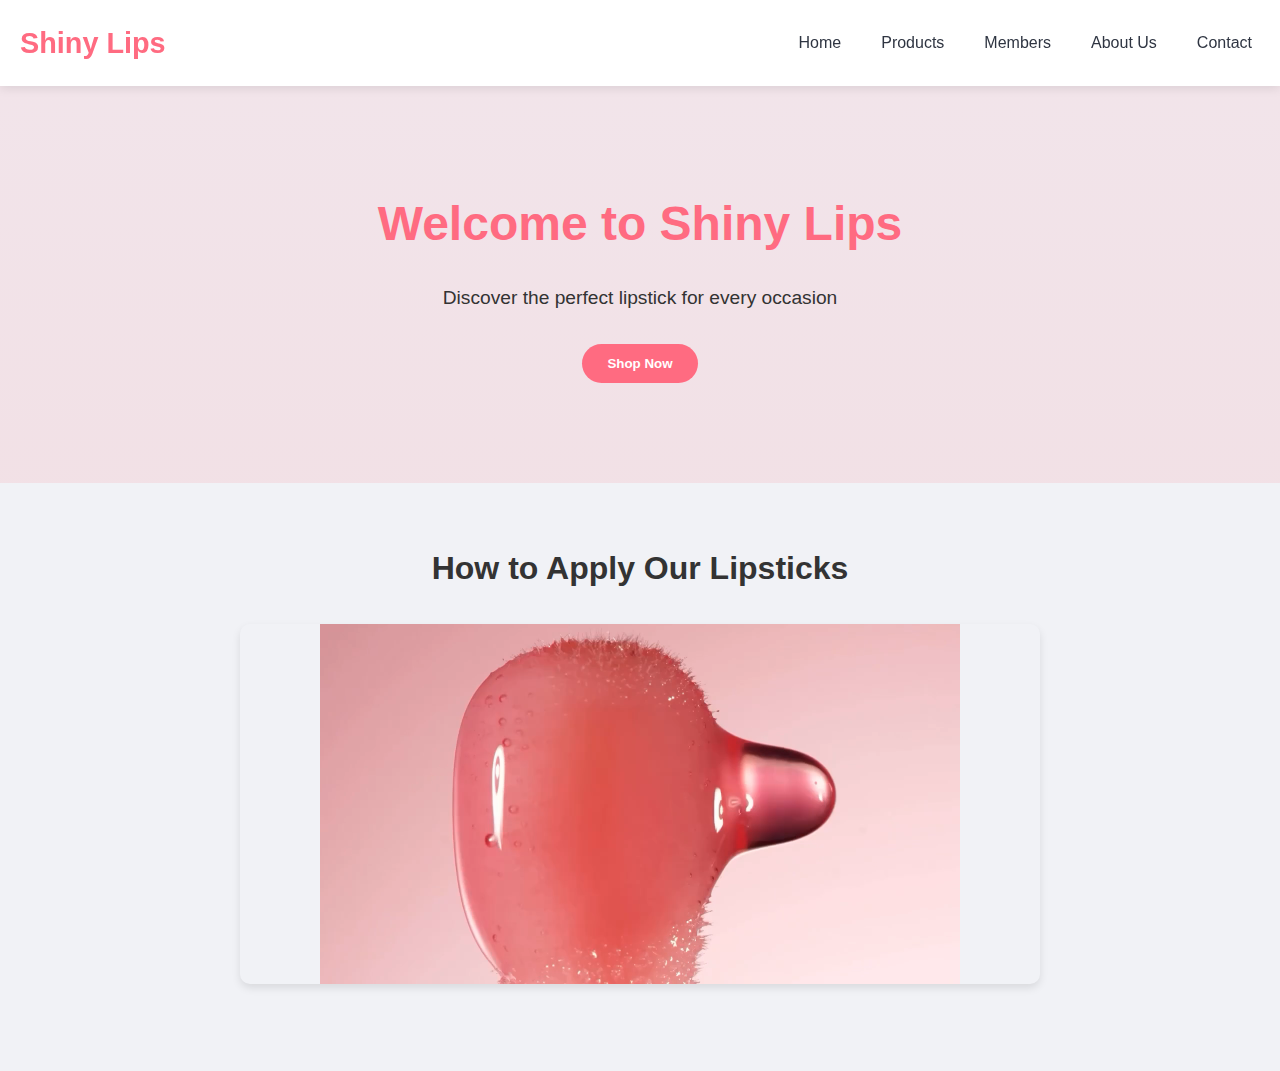
<file: index.html>
<!DOCTYPE html>
<html lang="en">
<head>
    <meta charset="UTF-8">
    <meta name="viewport" content="width=device-width, initial-scale=1.0">
    <title>Shiny Lips - Premium Lipsticks</title>
    <link rel="stylesheet" href="css/styles.css">
  
</head>
<body>
    <nav class="navbar">
        <div class="logo">
            <h1>Shiny Lips</h1>
        </div>
        <button class="mobile-menu-btn">☰</button>
        <ul class="nav-menu">
            <li><a href="index.html">Home</a></li>
            <li><a href="products.html">Products</a></li>
            <li><a href="Members.html">Members</a></li>
            <li><a href="about.html">About Us</a></li>
            <li><a href="contact.html">Contact</a></li>
        </ul>
    </nav>

    <header class="hero">
        <div class="hero-content">
            <h1>Welcome to Shiny Lips</h1>
            <p>Discover the perfect lipstick for every occasion</p>
           <a href="products.html"> <button  class="cta-button">Shop Now</button></a>
        </div>
    </header>

   

    <section class="video-section">
        <h2>How to Apply Our Lipsticks</h2>
        <div class="video-container">
            <video autoplay muted loop playsinline width="640" height="360">
                <source src="images/lips.MP4" type="video/mp4">
            </video>
        </div>
    </section>


    <script src="js/script.js"></script>
</body>
</html>
</file>
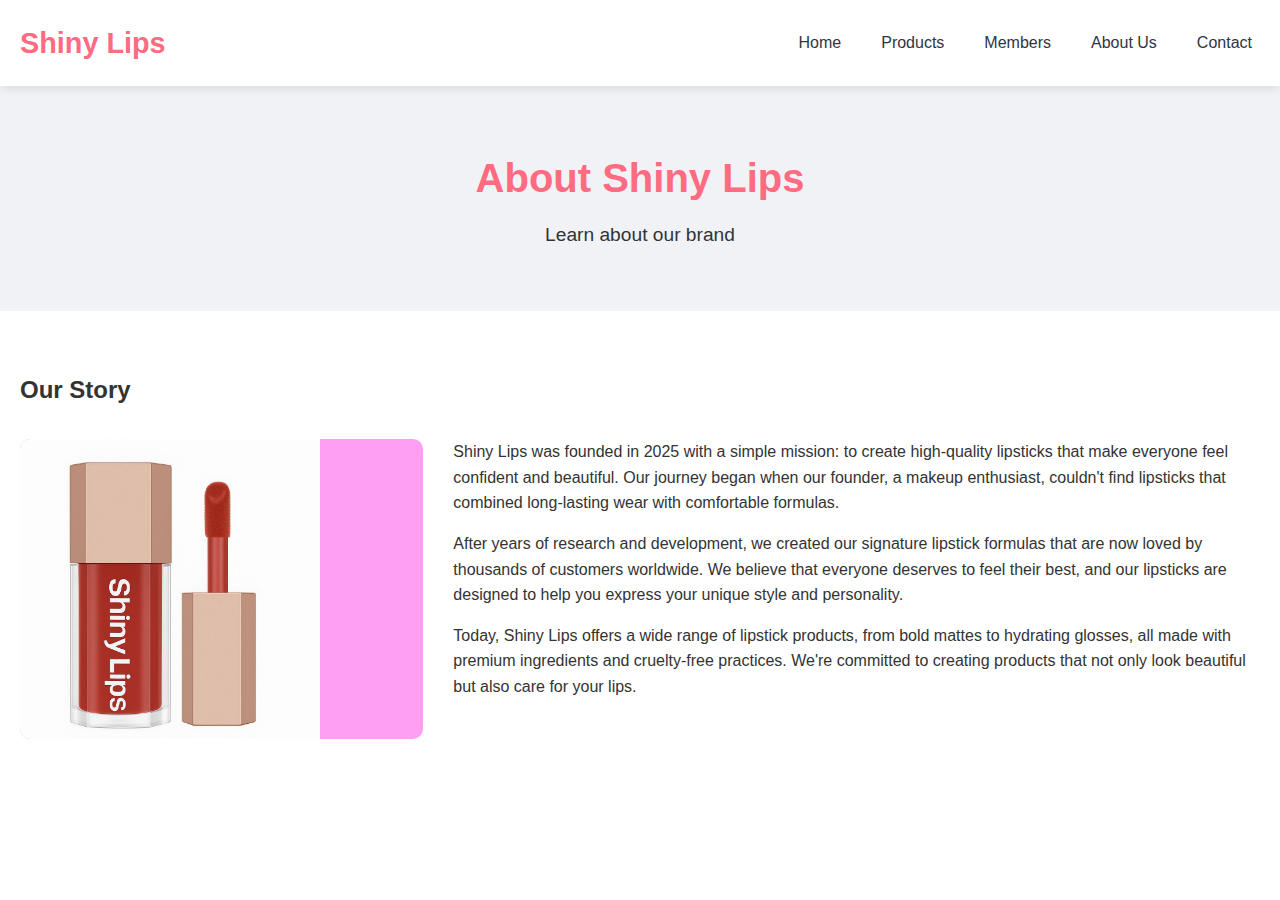
<file: about.html>
<!DOCTYPE html>
<html lang="en">
<head>
    <meta charset="UTF-8">
    <meta name="viewport" content="width=device-width, initial-scale=1.0">
    <title>About Us - Shiny Lips</title>
    <link rel="stylesheet" href="css/styles.css">
  
</head>
<body>
    <nav class="navbar">
        <div class="logo">
            <h1>Shiny Lips</h1>
        </div>
        <button class="mobile-menu-btn">☰</button>
        <ul class="nav-menu">
            <li><a href="index.html">Home</a></li>
            <li><a href="products.html">Products</a></li>
            <li><a href="Members.html">Members</a></li>
            <li><a href="about.html">About Us</a></li>
            <li><a href="contact.html">Contact</a></li>
        </ul>
    </nav>

    <header class="page-header">
        <h1>About Shiny Lips</h1>
        <p>Learn about our brand </p>
    </header>

    <section class="our-story">
        <h2>Our Story</h2>
        <div class="story-content">
            <div class="story-image" style="background-color: #ff9ff3; height: 300px;">
<img src="images/about-img.jpg" alt="" height="300px">           
 </div>
            <div class="story-text">
                <p>Shiny Lips was founded in 2025 with a simple mission: to create high-quality lipsticks that make everyone feel confident and beautiful. Our journey began when our founder, a makeup enthusiast, couldn't find lipsticks that combined long-lasting wear with comfortable formulas.</p>
                <p>After years of research and development, we created our signature lipstick formulas that are now loved by thousands of customers worldwide. We believe that everyone deserves to feel their best, and our lipsticks are designed to help you express your unique style and personality.</p>
                <p>Today, Shiny Lips offers a wide range of lipstick products, from bold mattes to hydrating glosses, all made with premium ingredients and cruelty-free practices. We're committed to creating products that not only look beautiful but also care for your lips.</p>
            </div>
        </div>
    </section>

  

    <script src="js/script.js"></script>
</body>
</html>
</file>
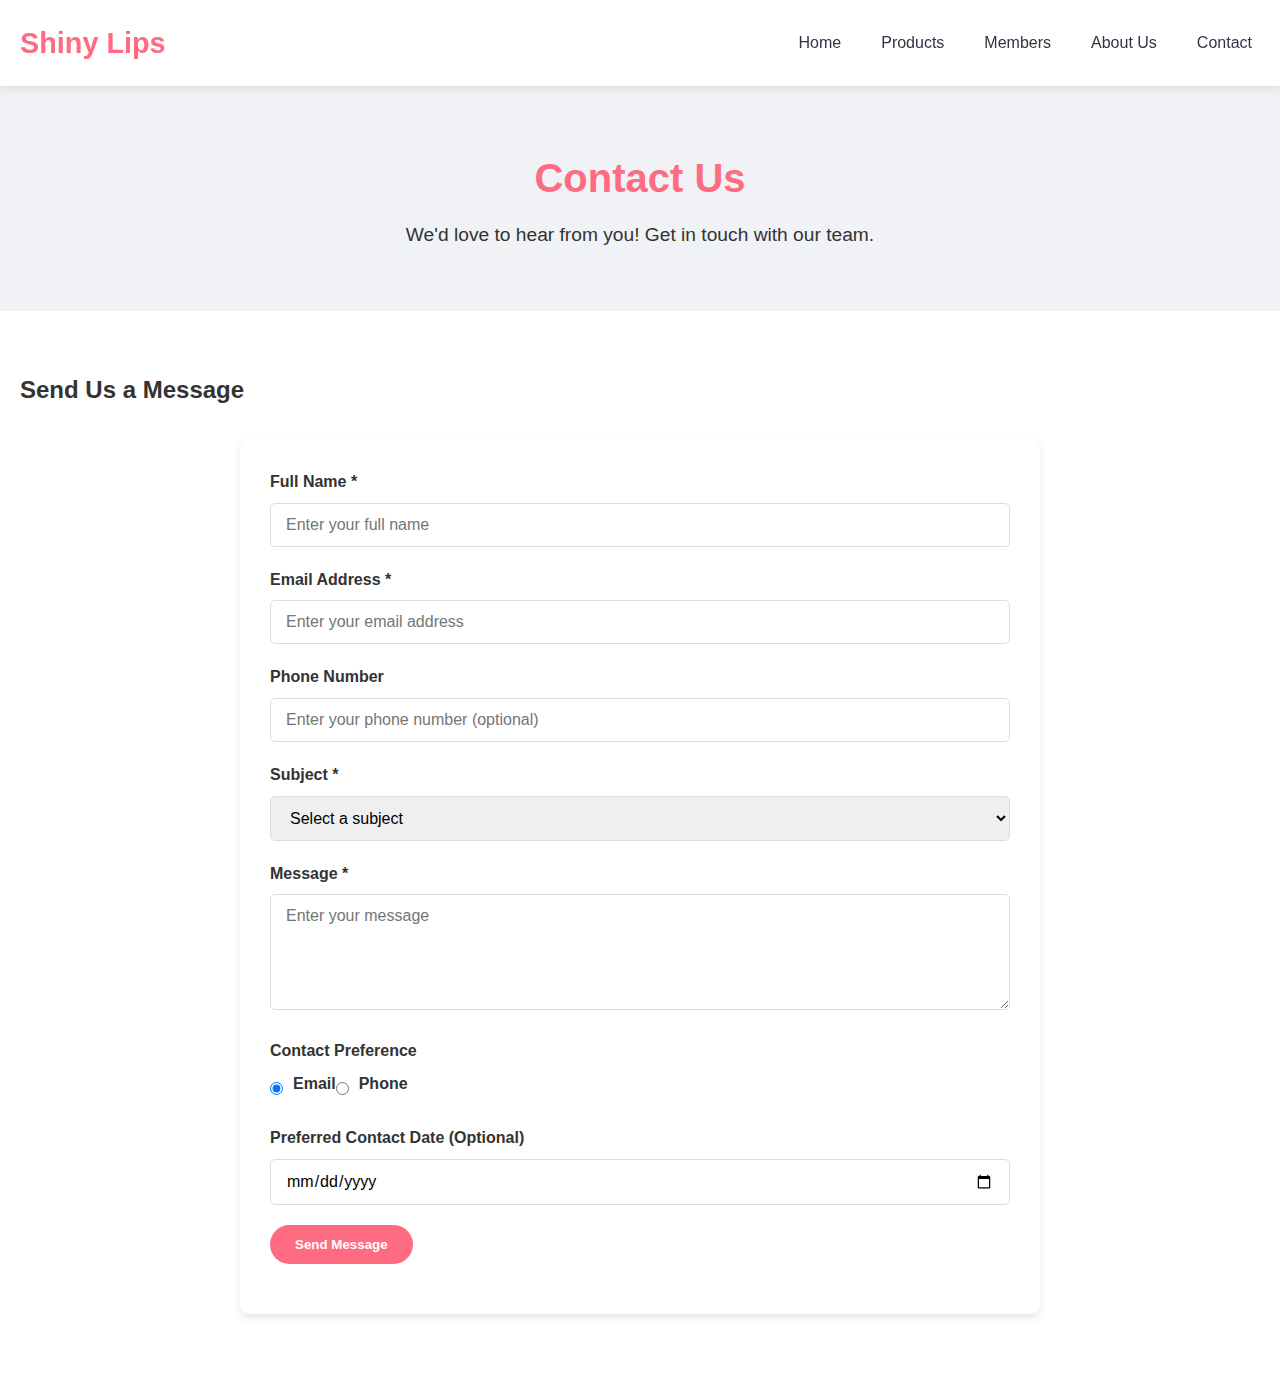
<file: contact.html>
<!DOCTYPE html>
<html lang="en">
<head>
    <meta charset="UTF-8">
    <meta name="viewport" content="width=device-width, initial-scale=1.0">
    <title>Contact Us - Shiny Lips</title>
    <link rel="stylesheet" href="css/styles.css">
    <style>
        .form-group {
            margin-bottom: 20px;
        }
      
    </style>
</head>
<body>
    <nav class="navbar">
        <div class="logo">
            <h1>Shiny Lips</h1>
        </div>
        <button class="mobile-menu-btn">☰</button>
        <ul class="nav-menu">
            <li><a href="index.html">Home</a></li>
            <li><a href="products.html">Products</a></li>
            <li><a href="Members.html">Members</a></li>
            <li><a href="about.html">About Us</a></li>
            <li><a href="contact.html">Contact</a></li>
        </ul>
    </nav>

    <header class="page-header">
        <h1>Contact Us</h1>
        <p>We'd love to hear from you! Get in touch with our team.</p>
    </header>

    

    <section class="contact-form-section">
        <h2>Send Us a Message</h2>
        <form  class="contact-form" >
            <div class="form-group">
                <label for="name">Full Name *</label>
                <input type="text" id="name" name="name" placeholder="Enter your full name" required pattern="[A-Za-z ]{2,50}">
            </div>
            
            <div class="form-group">
                <label for="email">Email Address *</label>
                <input type="email" id="email" name="email" placeholder="Enter your email address" required pattern="[a-z0-9._%+-]+@[a-z0-9.-]+\.[a-z]{2,}$">
            </div>
            
            <div class="form-group">
                <label for="phone">Phone Number</label>
                <input type="tel" id="phone" name="phone" placeholder="Enter your phone number (optional)" pattern="[0-9]{10,15}">
            </div>
            
            <div class="form-group">
                <label for="subject">Subject *</label>
                <select id="subject" name="subject" required>
                    <option value="" disabled selected>Select a subject</option>
                    <option value="product-inquiry">Product Inquiry</option>
                    <option value="order-status">Order Status</option>
                    <option value="return-refund">Return/Refund</option>
                    <option value="feedback">Feedback</option>
                    <option value="partnership">Partnership</option>
                    <option value="other">Other</option>
                </select>
            </div>
            
            <div class="form-group">
                <label for="message">Message *</label>
                <textarea id="message" name="message" rows="5" placeholder="Enter your message" required minlength="10"></textarea>
            </div>
            
            <div class="form-group">
                <label for="preference">Contact Preference</label>
                <div class="radio-group">
                    <input type="radio" id="email-preference" name="preference" value="email" checked>
                    <label for="email-preference">Email</label>
                    
                    <input type="radio" id="phone-preference" name="preference" value="phone" required>
                    <label for="phone-preference">Phone</label>
                </div>
            </div>
            
            <div class="form-group">
                <label for="date">Preferred Contact Date (Optional)</label>
                <input type="date" id="date" name="date">
            </div>
            
            <div class="form-group">
                <button type="submit" class="submit-btn">Send Message</button>
            </div>
        </form>
    </section>

  

    <script src="js/script.js"></script>
</body>
</html>
</file>
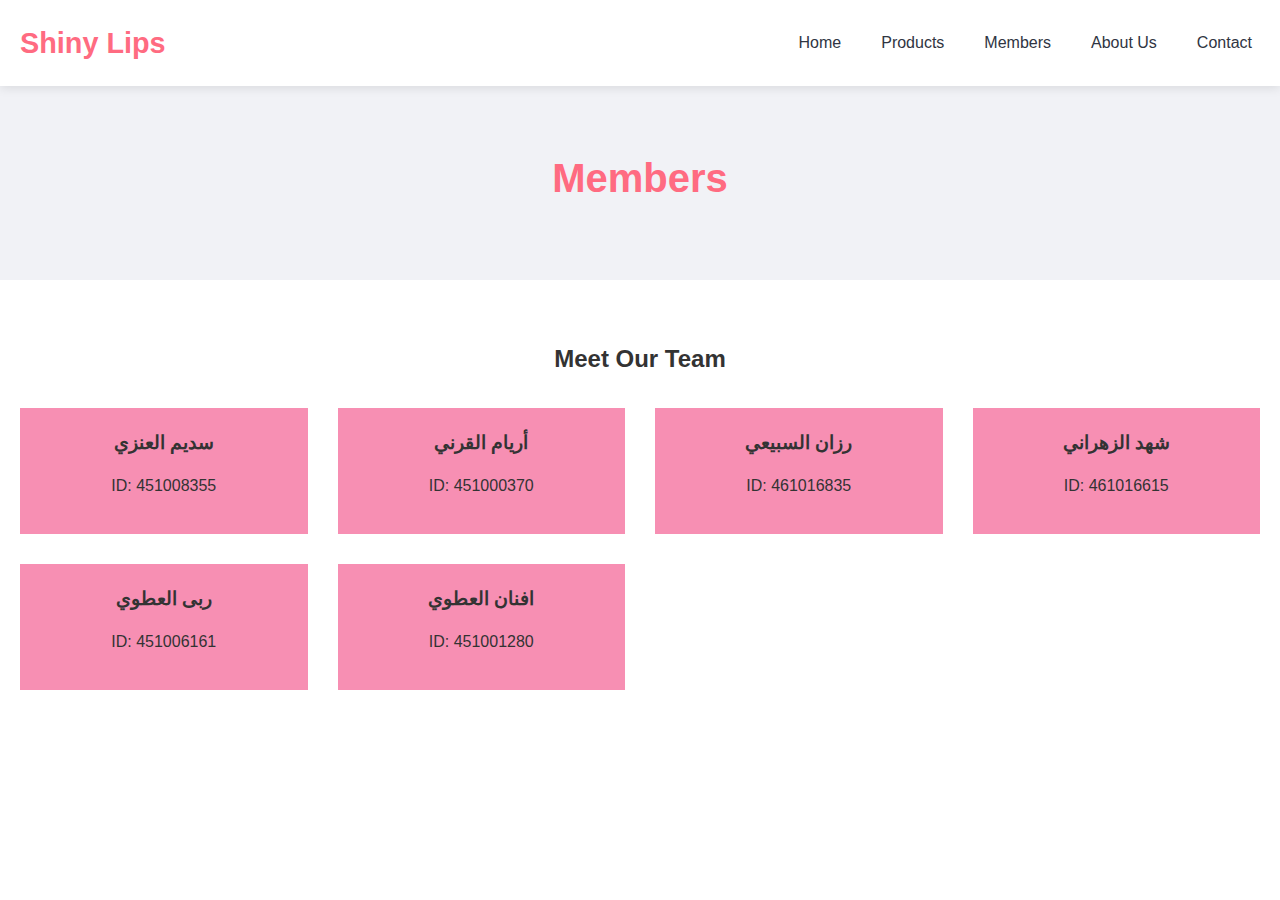
<file: Members.html>
<!DOCTYPE html>
<html lang="en">
<head>
    <meta charset="UTF-8">
    <meta name="viewport" content="width=device-width, initial-scale=1.0">
    <title>Members Shiny Lips</title>
    <link rel="stylesheet" href="css/styles.css">
 
</head>
<body>
    <nav class="navbar">
        <div class="logo">
            <h1>Shiny Lips</h1>
        </div>
        <button class="mobile-menu-btn">☰</button>
        <ul class="nav-menu">
            <li><a href="index.html">Home</a></li>
            <li><a href="products.html">Products</a></li>
            <li><a href="Members.html">Members</a></li>
            <li><a href="about.html">About Us</a></li>
            <li><a href="contact.html">Contact</a></li>
        </ul>
    </nav>

    <header class="page-header">
        <h1>Members</h1>
    </header>

   <section class="team-section">
    <h2>Meet Our Team</h2>
    <div class="team-grid">
        <div class="team-member-card">
            <div class="member-info" style="background-color: #f78fb3;">
                <h3>سديم العنزي  </h3>
                <p>ID: 451008355</p>
            </div>
        </div><div class="team-member-card">
            <div class="member-info" style="background-color: #f78fb3;">
                <h3>أريام القرني  </h3>
                <p>ID: 451000370</p>
            </div>
        </div><div class="team-member-card">
            <div class="member-info" style="background-color: #f78fb3;">
                <h3>رزان السبيعي</h3>
                <p>ID: 461016835</p>
            </div>
        </div><div class="team-member-card">
            <div class="member-info" style="background-color: #f78fb3;">
                <h3>شهد الزهراني</h3>
                <p>ID: 461016615</p>
            </div>
        </div>
        <div class="team-member-card">
            <div class="member-info" style="background-color: #f78fb3;">
                <h3>ربى العطوي</h3>
                <p>ID: 451006161</p>
            </div>
            </div>
             <div class="team-member-card">
            <div class="member-info" style="background-color: #f78fb3;">
                <h3> افنان العطوي</h3>
                <p>ID: 451001280</p>
            </div>
       
       
    </div>
</section>

    <script src="js/script.js"></script>
</body>
</html>
</file>
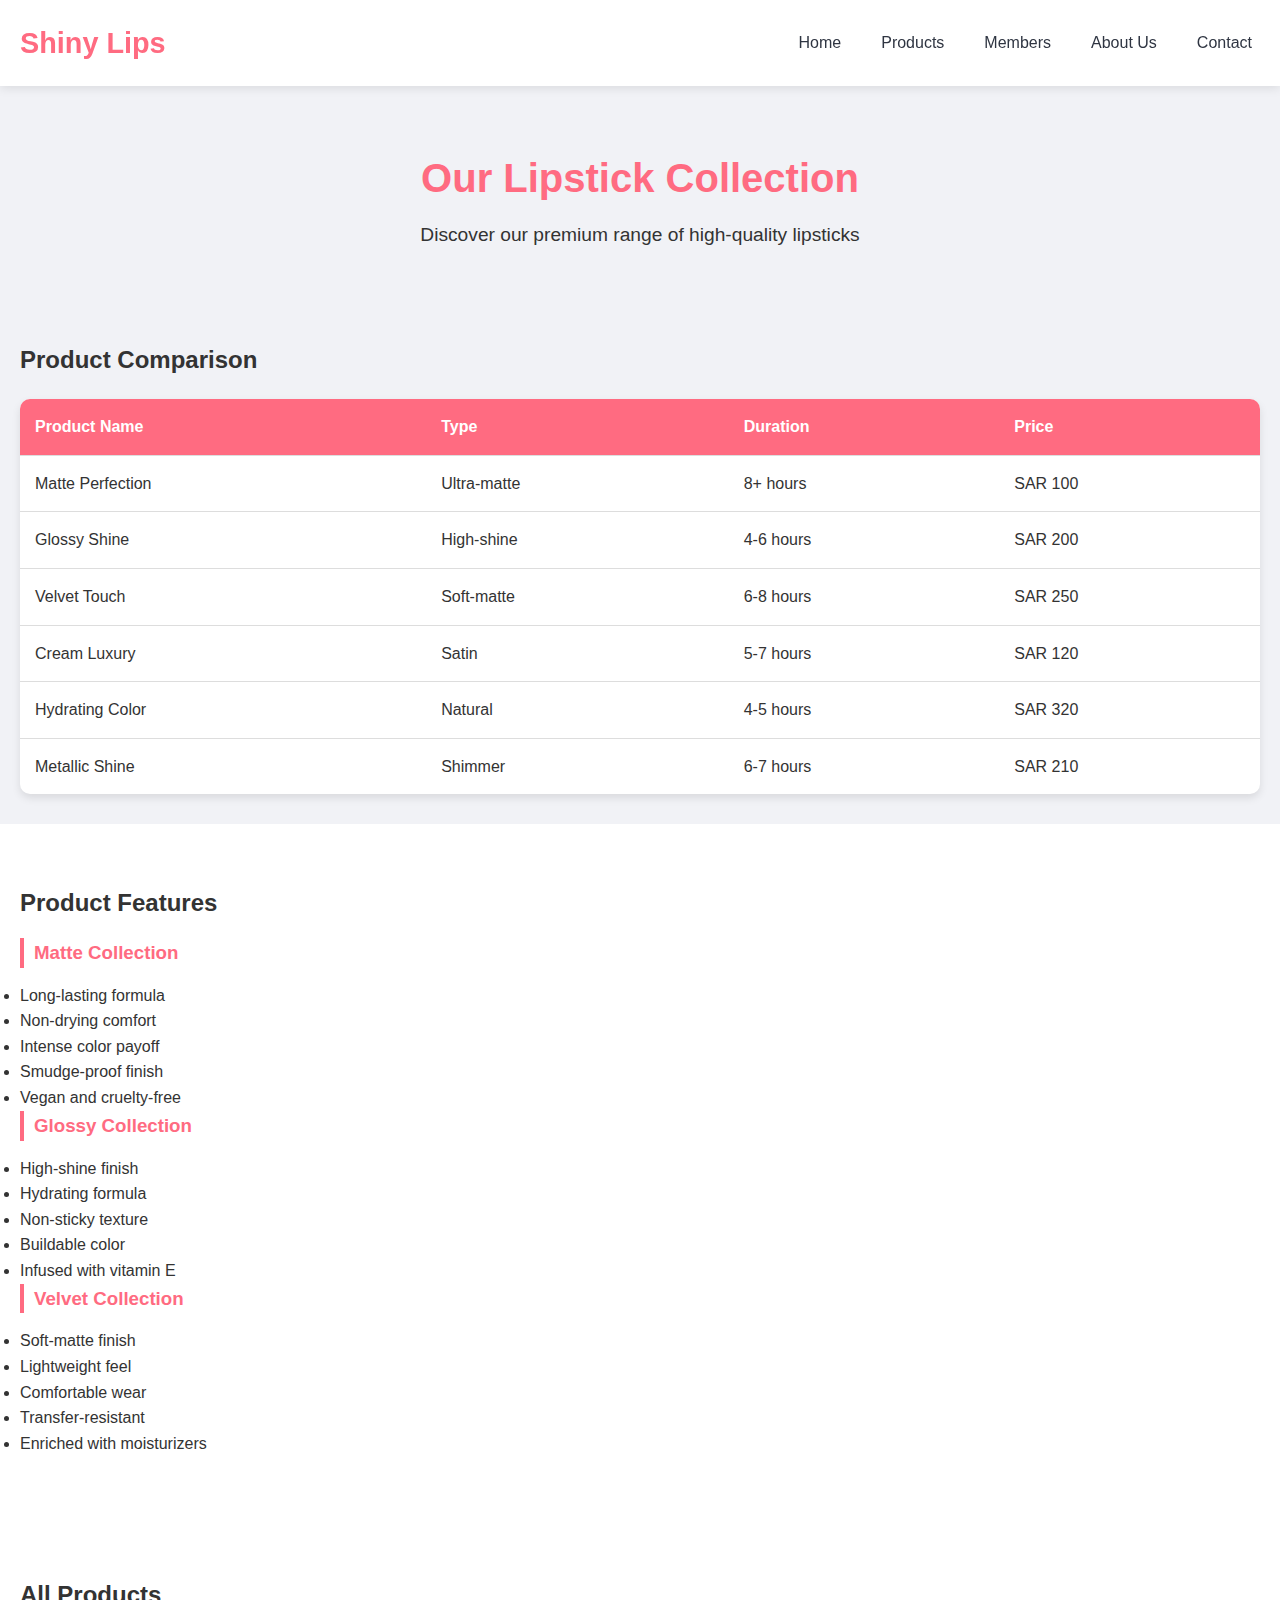
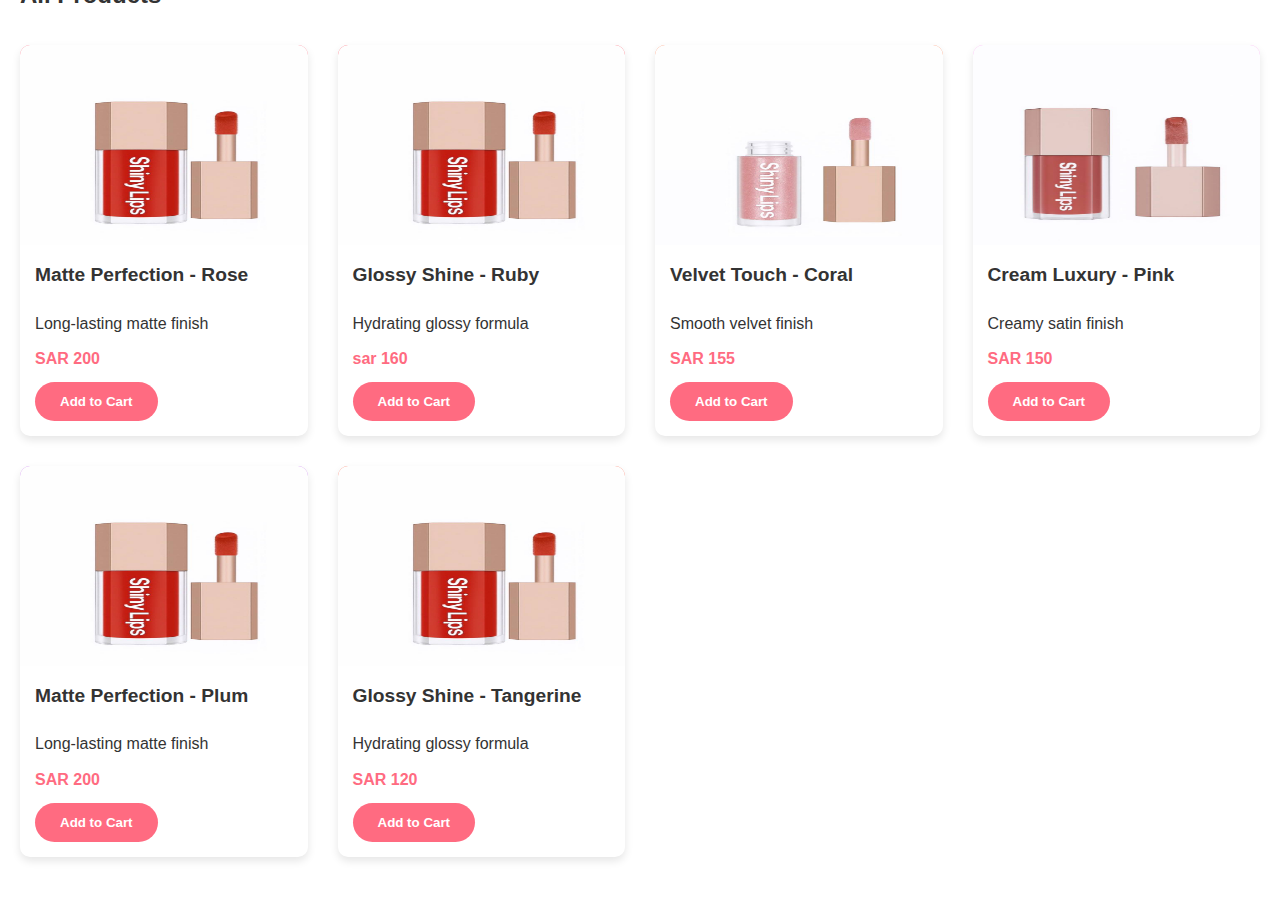
<file: products.html>
<!DOCTYPE html>
<html lang="en">
<head>
    <meta charset="UTF-8">
    <meta name="viewport" content="width=device-width, initial-scale=1.0">
    <title>Products - Shiny Lips</title>
    <link rel="stylesheet" href="css/styles.css">
    <style>
        .product-highlight {
            border-left: 4px solid #ff6b81;
            padding-left: 10px;
        }
    </style>
</head>
<body>
    <nav class="navbar">
        <div class="logo">
            <h1>Shiny Lips</h1>
        </div>
        <button class="mobile-menu-btn">☰</button>
        <ul class="nav-menu">
            <li><a href="index.html">Home</a></li>
            <li><a href="products.html">Products</a></li>
            <li><a href="Members.html">Members</a></li>
            <li><a href="about.html">About Us</a></li>
            <li><a href="contact.html">Contact</a></li>
        </ul>
    </nav>

    <header class="page-header">
        <h1>Our Lipstick Collection</h1>
        <p>Discover our premium range of high-quality lipsticks</p>
    </header>

  

    <section class="product-table-section">
        <h2>Product Comparison</h2>
        <table class="product-table">
            <thead>
                <tr>
                    <th>Product Name</th>
                    <th>Type</th>
                    <th>Duration</th>
                    <th>Price</th>
                </tr>
            </thead>
            <tbody>
                <tr>
                    <td>Matte Perfection</td>
                    <td>Ultra-matte</td>
                    <td>8+ hours</td>
                    <td>SAR 100</td>
                </tr>
                <tr>
                    <td>Glossy Shine</td>
                    <td>High-shine</td>
                    <td>4-6 hours</td>
                    <td>SAR 200</td>
                </tr>
                <tr>
                    <td>Velvet Touch</td>
                    <td>Soft-matte</td>
                    <td>6-8 hours</td>
                    <td>SAR 250</td>
                </tr>
                <tr>
                    <td>Cream Luxury</td>
                    <td>Satin</td>
                    <td>5-7 hours</td>
                    <td>SAR 120</td>
                </tr>
                <tr>
                    <td>Hydrating Color</td>
                    <td>Natural</td>
                    <td>4-5 hours</td>
                    <td>SAR 320</td>
                </tr>
                <tr>
                    <td>Metallic Shine</td>
                    <td>Shimmer</td>
                    <td>6-7 hours</td>
                    <td>SAR 210</td>
                </tr>
            </tbody>
        </table>
    </section>

    <section class="product-list-section">
        <h2>Product Features</h2>
        <div class="product-features">
            <div class="feature-item">
                <h3 class="product-highlight">Matte Collection</h3>
                <ul>
                    <li>Long-lasting formula</li>
                    <li>Non-drying comfort</li>
                    <li>Intense color payoff</li>
                    <li>Smudge-proof finish</li>
                    <li>Vegan and cruelty-free</li>
                </ul>
            </div>
            <div class="feature-item">
                <h3 class="product-highlight">Glossy Collection</h3>
                <ul>
                    <li>High-shine finish</li>
                    <li>Hydrating formula</li>
                    <li>Non-sticky texture</li>
                    <li>Buildable color</li>
                    <li>Infused with vitamin E</li>
                </ul>
            </div>
            <div class="feature-item">
                <h3 class="product-highlight">Velvet Collection</h3>
                <ul>
                    <li>Soft-matte finish</li>
                    <li>Lightweight feel</li>
                    <li>Comfortable wear</li>
                    <li>Transfer-resistant</li>
                    <li>Enriched with moisturizers</li>
                </ul>
            </div>
        </div>
    </section>

    <section class="all-products">
        <h2>All Products</h2>
        <div class="product-grid">
            <div class="product-card" data-category="matte">
                <div class="product-image">
                    <div class="image-placeholder" style="background-color: #ff6b81;">
                        <img src="images/product.jpg" alt="" height="250px" width="300px"></div>
                </div>
                <h3>Matte Perfection - Rose</h3>
                <p>Long-lasting matte finish</p>
                <p class="price">SAR 200</p>
                <button class="add-to-cart">Add to Cart</button>
            </div>
            <div class="product-card" data-category="glossy">
                <div class="product-image">
                    <div class="image-placeholder" style="background-color: #ff4757;">
                        <img src="images/product.jpg" height="250px" width="300px" alt="">
                    </div>
                </div>
                <h3>Glossy Shine - Ruby</h3>
                <p>Hydrating glossy formula</p>
                <p class="price">sar 160</p>
                <button class="add-to-cart">Add to Cart</button>
            </div>
            <div class="product-card" data-category="velvet">
                <div class="product-image">
                    <div class="image-placeholder" style="background-color: #ff7f50;">
                        <img src="images/product1.jpg" height="250px" width="300px" alt="">
                    </div>
                </div>
                <h3>Velvet Touch - Coral</h3>
                <p>Smooth velvet finish</p>
                <p class="price">SAR 155</p>
                <button class="add-to-cart">Add to Cart</button>
            </div>
            <div class="product-card" data-category="cream">
                <div class="product-image">
                    <div class="image-placeholder" style="background-color: #ff9ff3;">
                        <img src="images/product2.jpg" height="250px" width="300px" alt="">
                    </div>
                </div>
                <h3>Cream Luxury - Pink</h3>
                <p>Creamy satin finish</p>
                <p class="price">SAR 150</p>
                <button class="add-to-cart">Add to Cart</button>
            </div>
            <div class="product-card" data-category="matte">
                <div class="product-image">
                    <div class="image-placeholder" style="background-color: #c56cf0;">
                        <img src="images/product3.jpg" height="250px" width="300px" alt="">
                    </div>
                </div>
                <h3>Matte Perfection - Plum</h3>
                <p>Long-lasting matte finish</p>
                <p class="price">SAR 200</p>
                <button class="add-to-cart">Add to Cart</button>
            </div>
            <div class="product-card" data-category="glossy">
                <div class="product-image">
                    <div class="image-placeholder" style="background-color: #ff6348;">
                        <img src="images/product3.jpg" height="250px" width="300px" alt="">
                    </div>
                </div>
                <h3>Glossy Shine - Tangerine</h3>
                <p>Hydrating glossy formula</p>
                <p class="price">SAR 120</p>
                <button class="add-to-cart">Add to Cart</button>
            </div>
        </div>
    </section>

 

    <script src="js/script.js"></script>
</body>
</html>
</file>
<file: css/styles.css>
* {
    margin: 0;
    padding: 0;
    box-sizing: border-box;
    font-family: 'Arial', sans-serif;
}



body {
    color: #333333;
    line-height: 1.6;
    background-color: #ffffff;
}

h1, h2, h3, h4, h5, h6 {
    margin-bottom: 15px;
    font-weight: 700;
}

p {
    margin-bottom: 15px;
}

a {
    text-decoration: none;
    color: #ff6b81;
    transition: color 0.3s ease;
}

a:hover {
    color: #ff4757;
}

section {
    padding: 60px 20px;
}

.page-header {
    background-color: #f1f2f6;
    padding: 60px 20px;
    text-align: center;
}

.page-header h1 {
    font-size: 2.5rem;
    color: #ff6b81;
    margin-bottom: 10px;
}

.page-header p {
    font-size: 1.2rem;
    max-width: 800px;
    margin: 0 auto;
}

.navbar {
    display: flex;
    justify-content: space-between;
    align-items: center;
    padding: 20px;
    background-color: #ffffff;
    box-shadow: 0 2px 10px rgba(0, 0, 0, 0.1);
    position: sticky;
    top: 0;
    z-index: 100;
}

.logo h1 {
    color: #ff6b81;
    font-size: 1.8rem;
    margin: 0;
}

.nav-menu {
    display: flex;
    list-style: none;
}

.nav-menu li {
    margin-left: 1.5rem;
}

.nav-menu a {
    color: #2f3542;
    font-weight: 500;
    padding: 0.5rem;
    border-bottom: 2px solid transparent;
    transition: all 0.3s ease;
}

.nav-menu a:hover, 
.nav-menu a.active {
    border-bottom: 2px solid #ff6b81;
    color: #ff6b81;
}

.mobile-menu-btn {
    display: none;
    background: none;
    border: none;
    font-size: 1.5rem;
    cursor: pointer;
    color: #2f3542;
}
.hero {
    background-color: #f1f2f6;
    padding: 100px 20px;
    text-align: center;
    background-image: linear-gradient(rgba(255, 107, 129, 0.1), rgba(255, 71, 87, 0.1));
}

.hero-content {
    max-width: 800px;
    margin: 0 auto;
}

.hero h1 {
    font-size: 3rem;
    color: #ff6b81;
    margin-bottom: 20px;
}

.hero p {
    font-size: 1.2rem;
    margin-bottom: 30px;
}

.cta-button, .add-to-cart, .submit-btn {
    padding: 12px 25px;
    border: none;
    border-radius: 30px;
    background-color: #ff6b81;
    color: #ffffff;
    font-weight: 600;
    cursor: pointer;
    transition: all 0.3s ease;
}

.cta-button:hover, .add-to-cart:hover, .submit-btn:hover {
    background-color: #ff4757;
    transform: translateY(-2px);
    box-shadow: 0 4px 10px rgba(0, 0, 0, 0.1);
}

.reset-btn {
    padding: 12px 25px;
    border: 1px solid #ff6b81;
    border-radius: 30px;
    background-color: transparent;
    color: #ff6b81;
    font-weight: 600;
    cursor: pointer;
    transition: all 0.3s ease;
    margin-left: 10px;
}

.reset-btn:hover {
    background-color: #f1f2f6;
}

.product-grid {
    display: grid;
    grid-template-columns: repeat(auto-fill, minmax(250px, 1fr));
    gap: 30px;
    margin-top: 30px;
}

.product-card {
    background-color: #ffffff;
    border-radius: 10px;
    overflow: hidden;
    box-shadow: 0 4px 8px rgba(0, 0, 0, 0.1);
    transition: transform 0.3s ease;
}

.product-card:hover {
    transform: translateY(-5px);
}

.product-image {
    height: 200px;
    overflow: hidden;
}

.image-placeholder {
    width: 100%;
    height: 100%;
}

.product-card h3 {
    padding: 15px 15px 5px 15px;
    font-size: 1.2rem;
}

.product-card p {
    padding: 0 15px;
    margin-bottom: 10px;
}

.product-card .price {
    font-weight: 700;
    color: #ff6b81;
}

.product-card .add-to-cart {
    margin: 10px 15px 15px 15px;
    display: block;
    text-align: center;
}



.video-section {
    text-align: center;
    background-color: #f1f2f6;
}

.video-section h2 {
    font-size: 2rem;
    margin-bottom: 30px;
}

.video-container {
    max-width: 800px;
    margin: 0 auto 20px;
}

.video-container video {
    width: 100%;
    border-radius: 10px;
    box-shadow: 0 4px 8px rgba(0, 0, 0, 0.1);
}


.product-table-section {
    padding: 30px 20px;
    background-color: #f1f2f6;
}

.product-table {
    width: 100%;
    border-collapse: collapse;
    margin-top: 20px;
    background-color: #ffffff;
    box-shadow: 0 4px 8px rgba(0, 0, 0, 0.1);
    border-radius: 10px;
    overflow: hidden;
}

.product-table th, .product-table td {
    padding: 15px;
    text-align: left;
    border-bottom: 1px solid #ddd;
}

.product-table th {
    background-color: #ff6b81;
    color: #ffffff;
}

.product-table tr:last-child td {
    border-bottom: none;
}

.product-table tr:hover {
    background-color: rgba(255, 107, 129, 0.05);
}

.product-list-section {
    padding: 60px 20px;
}


.our-story {
    padding: 60px 20px;
}

.story-content {
    display: grid;
    grid-template-columns: 1fr 2fr;
    gap: 30px;
    margin-top: 30px;
}

.story-image {
    border-radius: 10px;
    overflow: hidden;
}

.team-section {
    padding: 60px 20px;
    text-align: center;
}

.team-grid {
    display: grid;
    grid-template-columns: repeat(auto-fit, minmax(250px, 1fr));
    gap: 30px;
    margin-top: 30px;
}

.member-info {
    padding: 20px;
}

.contact-form-section {
    padding: 60px 20px;
}

.contact-form {
    max-width: 800px;
    margin: 30px auto 0;
    background-color: #ffffff;
    padding: 30px;
    border-radius: 10px;
    box-shadow: 0 4px 8px rgba(0, 0, 0, 0.1);
}

.contact-form label {
    display: block;
    margin-bottom: 8px;
    font-weight: 600;
}

.contact-form input,
.contact-form select,
.contact-form textarea {
    width: 100%;
    padding: 12px 15px;
    border: 1px solid #ddd;
    border-radius: 5px;
    font-size: 1rem;
}

.contact-form textarea {
    resize: vertical;
}

.radio-group,
.checkbox-group {
    display: flex;
    align-items: center;
}

.radio-group input,
.checkbox-group input {
    width: auto;
    margin-right: 10px;
}

@media (max-width: 768px) {
    .navbar {
        flex-direction: column;
        padding: 15px;
    }
    
    .nav-links {
        margin-top: 15px;
    }
    
    .nav-links li {
        margin-left: 15px;
        margin-right: 15px;
    }
    
    .hero {
        padding: 60px 20px;
    }
    
    .hero h1 {
        font-size: 2.2rem;
    }
    
    .story-content {
        grid-template-columns: 1fr;
    }
    .product-table{
        width: 50px;
    }
    
    
}


.product-highlight {
    color: #ff6b81;
    font-weight: 700;
}
@media (max-width: 576px) {
    .mobile-menu-btn {
        display: block;
    }
    
    .nav-menu {
        display: none;
        width: 100%;
        flex-direction: column;
        text-align: center;
    }
    
    .nav-menu.active {
        display: flex;
    }
    
    .nav-menu li {
        margin: 0.5rem 0;
    } 
    .product-table{
        width: 50px;
    }
    
}
@media (max-width: 768px) {
   
    
    .nav-menu {
        margin-top: 1rem;
        flex-wrap: wrap;
        justify-content: center;
    }
    
    .nav-menu li {
        margin: 0.5rem;
    }
    .product-table{
        width: 50px;
    }
    
}
</file>
